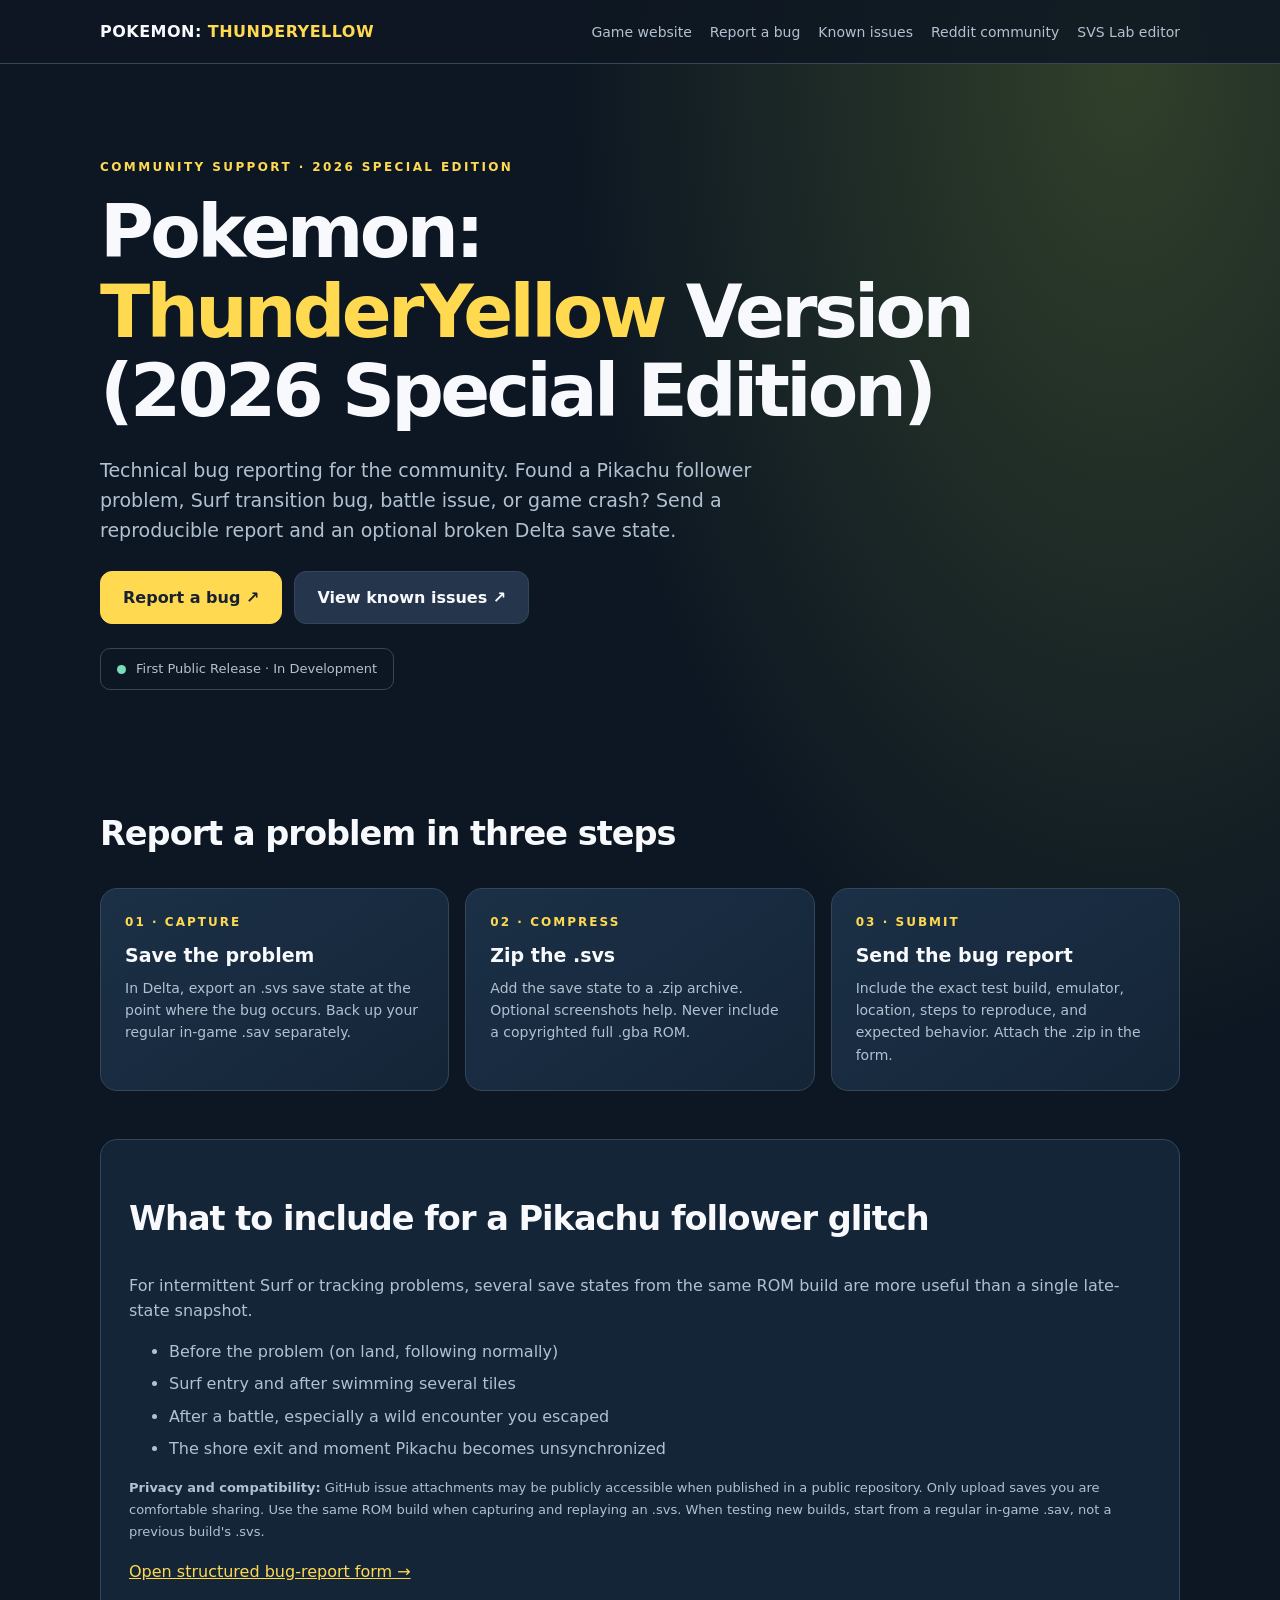
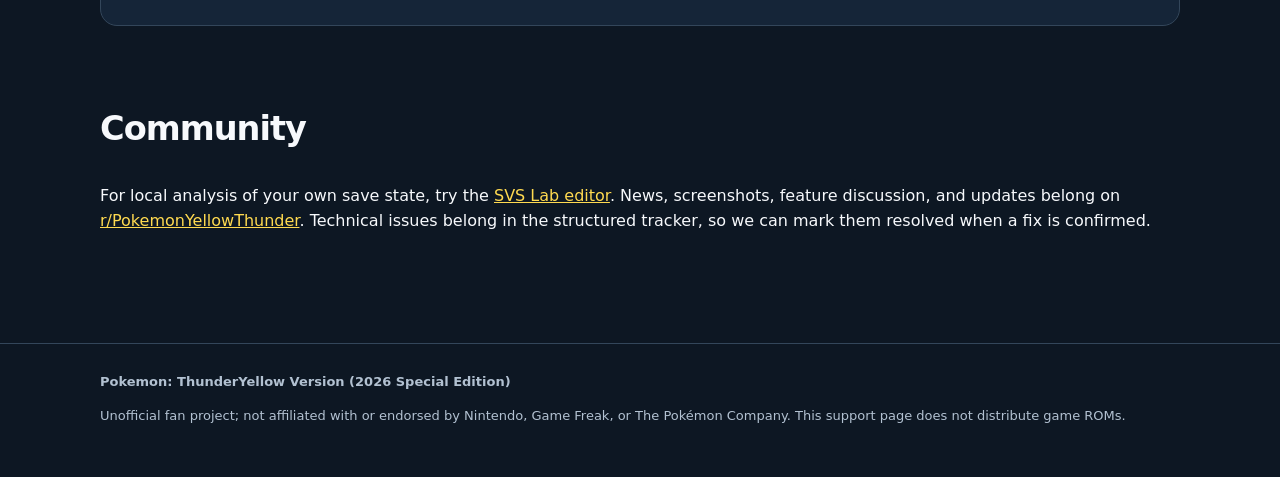
<file: support/index.html>
<!doctype html>
<html lang="en">
<head>
  <meta charset="utf-8">
  <meta name="viewport" content="width=device-width,initial-scale=1">
  <meta name="theme-color" content="#121e2d">
  <meta name="description" content="Official bug reporting and technical support for Pokemon: ThunderYellow Version (2026 Special Edition).">
  <title>Pokemon: ThunderYellow Version (2026 Special Edition) — Technical Support</title>
  <style>
    :root{color-scheme:dark;--bg:#0d1723;--card:#152538;--card2:#1b3046;--line:#33465a;--gold:#ffda50;--ink:#f7f9fc;--muted:#b2c1d1;--green:#79ddba}
    *{box-sizing:border-box}html{scroll-behavior:smooth}
    body{margin:0;background:radial-gradient(ellipse at 88% 3%,#30402a 0,transparent 35%),var(--bg);color:var(--ink);font:16px/1.58 system-ui,-apple-system,"Segoe UI",sans-serif}
    a{color:var(--gold)}a:focus-visible{outline:3px solid var(--gold);outline-offset:4px}
    .wrap{width:min(1080px,calc(100% - 36px));margin:0 auto}
    .skip{position:absolute;left:12px;top:-100px;padding:10px;background:var(--gold);color:var(--bg)}
    .skip:focus{top:8px}
    header{border-bottom:1px solid var(--line);background:#0d1723da}
    nav{display:flex;justify-content:space-between;align-items:center;gap:16px;flex-wrap:wrap;padding:19px 0}
    .brand{color:var(--ink);font-weight:900;text-decoration:none;letter-spacing:.03em}
    .brand strong{color:var(--gold)}
    .navlinks{display:flex;flex-wrap:wrap;gap:18px;font-size:14px}
    .navlinks a{color:var(--muted);text-decoration:none}
    .navlinks a:hover{color:var(--gold)}
    main{padding-bottom:70px}.hero{padding:82px 0 65px;max-width:900px}
    .eyebrow{font-size:12px;letter-spacing:.2em;text-transform:uppercase;color:var(--gold);font-weight:900}
    h1{font-size:clamp(2.2rem,6vw,4.6rem);line-height:1.08;letter-spacing:-.05em;text-wrap:balance;margin:15px 0 24px}
    h1 span{color:var(--gold)}
    .lead{color:var(--muted);max-width:710px;font-size:clamp(16px,2vw,19px)}
    .actions{display:flex;flex-wrap:wrap;gap:12px;margin-top:26px}
    .btn{padding:13px 22px;text-align:center;text-decoration:none;font-weight:800;border-radius:12px;border:1px solid var(--line);display:inline-block}
    .btn-primary{background:var(--gold);color:#182132;border-color:var(--gold)}
    .btn-secondary{background:#25364c;color:var(--ink)}
    .btn:hover{filter:brightness(1.07)}
    .state{border:1px solid var(--line);border-radius:10px;padding:10px 16px;display:inline-flex;gap:10px;align-items:center;margin-top:24px;color:var(--muted);font-size:13px}
    .dot{background:var(--green);width:9px;height:9px;border-radius:50%}
    section{padding:24px 0}h2{letter-spacing:-.03em;font-size:clamp(1.5rem,3vw,2.1rem)}
    .grid{display:grid;grid-template-columns:repeat(3,minmax(0,1fr));gap:16px}
    .panel{border:1px solid var(--line);background:linear-gradient(145deg,var(--card2),var(--card));border-radius:17px;padding:24px}
    .panel h3{margin:8px 0 7px;font-size:19px}.panel p{color:var(--muted);margin:0;font-size:14px}
    .number{font-size:12px;letter-spacing:.17em;color:var(--gold);font-weight:900}
    .detail{border:1px solid var(--line);background:var(--card);padding:24px 28px;border-radius:17px}
    .detail p,.detail li{color:var(--muted)}.detail li{margin:7px 0}
    .note{font-size:13px;line-height:1.7;color:var(--muted)}
    footer{border-top:1px solid var(--line);font-size:13px;color:var(--muted);padding:28px 0 38px}
    @media(max-width:720px){.hero{padding:56px 0 35px}.grid{grid-template-columns:1fr}.actions .btn{width:100%}.panel{padding:20px}nav{align-items:flex-start}}
  </style>
</head>
<body>
<a class="skip" href="#main">Skip to content</a>
<header><nav class="wrap" aria-label="Main navigation">
  <a class="brand" href="#main">POKEMON: <strong>THUNDERYELLOW</strong></a>
  <div class="navlinks">
    <a href="../game/">Game website</a>
    <a href="#report">Report a bug</a>
    <a href="https://github.com/RamsFan-Dev/ThunderYellow-SVS-Lab/issues">Known issues</a>
    <a href="https://www.reddit.com/r/PokemonYellowThunder/">Reddit community</a>
    <a href="../">SVS Lab editor</a>
  </div>
</nav></header>
<main class="wrap" id="main">
  <div class="hero">
    <p class="eyebrow">Community support · 2026 Special Edition</p>
    <h1>Pokemon: <span>ThunderYellow</span> Version (2026 Special Edition)</h1>
    <p class="lead">Technical bug reporting for the community. Found a Pikachu follower problem, Surf transition bug, battle issue, or game crash? Send a reproducible report and an optional broken Delta save state.</p>
    <div class="actions">
      <a class="btn btn-primary" href="https://github.com/RamsFan-Dev/ThunderYellow-SVS-Lab/issues/new?template=bug-report.yml">Report a bug ↗</a>
      <a class="btn btn-secondary" href="https://github.com/RamsFan-Dev/ThunderYellow-SVS-Lab/issues">View known issues ↗</a>
    </div>
    <div class="state"><span class="dot"></span> First Public Release · In Development</div>
  </div>
  <section id="report" aria-labelledby="how">
    <h2 id="how">Report a problem in three steps</h2>
    <div class="grid">
      <article class="panel"><div class="number">01 · CAPTURE</div><h3>Save the problem</h3><p>In Delta, export an .svs save state at the point where the bug occurs. Back up your regular in-game .sav separately.</p></article>
      <article class="panel"><div class="number">02 · COMPRESS</div><h3>Zip the .svs</h3><p>Add the save state to a .zip archive. Optional screenshots help. Never include a copyrighted full .gba ROM.</p></article>
      <article class="panel"><div class="number">03 · SUBMIT</div><h3>Send the bug report</h3><p>Include the exact test build, emulator, location, steps to reproduce, and expected behavior. Attach the .zip in the form.</p></article>
    </div>
  </section>
  <section aria-labelledby="help">
    <div class="detail">
      <h2 id="help">What to include for a Pikachu follower glitch</h2>
      <p>For intermittent Surf or tracking problems, several save states from the same ROM build are more useful than a single late-state snapshot.</p>
      <ul>
        <li>Before the problem (on land, following normally)</li>
        <li>Surf entry and after swimming several tiles</li>
        <li>After a battle, especially a wild encounter you escaped</li>
        <li>The shore exit and moment Pikachu becomes unsynchronized</li>
      </ul>
      <p class="note"><strong>Privacy and compatibility:</strong> GitHub issue attachments may be publicly accessible when published in a public repository. Only upload saves you are comfortable sharing. Use the same ROM build when capturing and replaying an .svs. When testing new builds, start from a regular in-game .sav, not a previous build's .svs.</p>
      <p><a href="https://github.com/RamsFan-Dev/ThunderYellow-SVS-Lab/issues/new?template=bug-report.yml">Open structured bug-report form →</a></p>
    </div>
  </section>
  <section aria-labelledby="community"><h2 id="community">Community</h2><p>For local analysis of your own save state, try the <a href="../">SVS Lab editor</a>. News, screenshots, feature discussion, and updates belong on <a href="https://www.reddit.com/r/PokemonYellowThunder/">r/PokemonYellowThunder</a>. Technical issues belong in the structured tracker, so we can mark them resolved when a fix is confirmed.</p></section>
</main>
<footer><div class="wrap"><strong>Pokemon: ThunderYellow Version (2026 Special Edition)</strong><p>Unofficial fan project; not affiliated with or endorsed by Nintendo, Game Freak, or The Pokémon Company. This support page does not distribute game ROMs.</p></div></footer>
</body>
</html>
</file>
